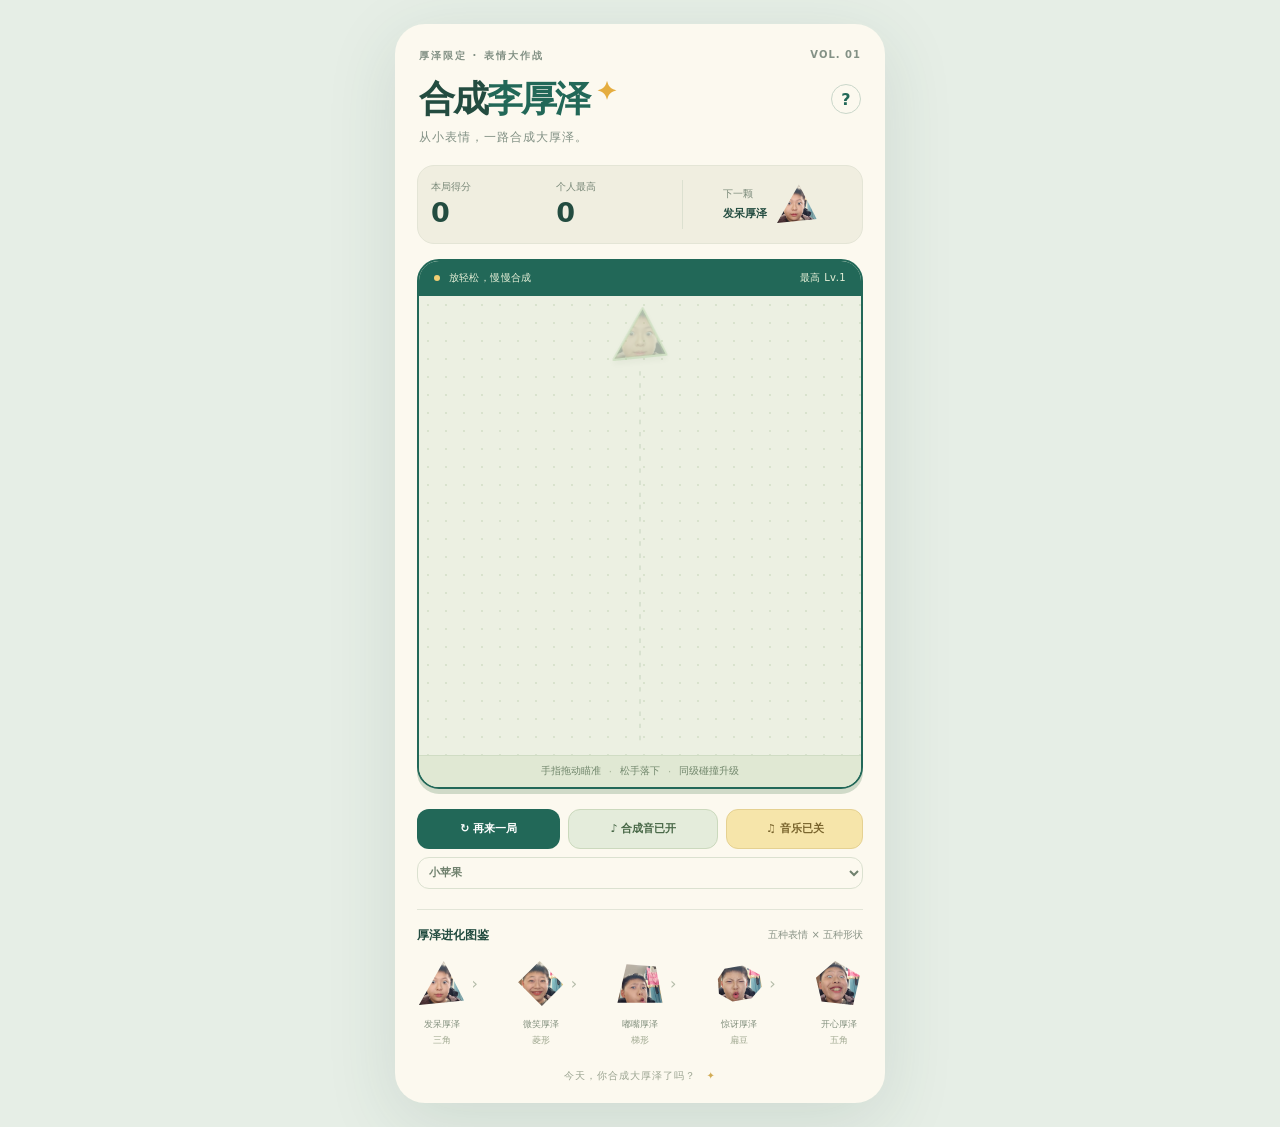
<file: index.html>
<!doctype html>
<html lang="zh-CN">
<head>
  <meta charset="utf-8">
  <meta name="viewport" content="width=device-width,initial-scale=1,maximum-scale=1,viewport-fit=cover">
  <meta name="theme-color" content="#226858">
  <meta name="description" content="合成李厚泽：点一点，碰一碰，把五种表情合成大厚泽！">
  <title>合成李厚泽 · 表情大作战</title>
  <link rel="stylesheet" href="style.css?v=3">
</head>
<body>
<main class="app">
  <header><div class="edition">厚泽限定 · 表情大作战 <span>VOL. 01</span></div><div class="title-row"><h1>合成<span>李厚泽</span><i>✦</i></h1><button id="help" class="icon-button" aria-label="查看玩法">?</button></div><p class="intro">从小表情，一路合成大厚泽。</p></header>
  <section class="dashboard" aria-label="游戏得分"><div><span>本局得分</span><strong id="score">0</strong></div><div><span>个人最高</span><strong id="best">0</strong></div><div class="next-card"><div><span>下一颗</span><b id="next-name">发呆厚泽</b></div><img id="next" alt="下一颗表情"></div></section>
  <section class="play-area"><div class="board-top"><span><i></i> 放轻松，慢慢合成</span><span id="level-text">最高 Lv.1</span></div><canvas id="game" tabindex="0" aria-label="合成游戏：手指拖动选择位置，松手投放；键盘左右移动，空格投放"></canvas><div id="toast" role="status" aria-live="polite"></div><div class="board-bottom">手指拖动瞄准 <span>·</span> 松手落下 <span>·</span> 同级碰撞升级</div></section>
  <div class="actions"><button id="restart" class="restart">↻ 再来一局</button><button id="sfx" class="sfx" aria-pressed="true">♪ 合成音已开</button><button id="music" class="music" aria-pressed="false">♫ 音乐已关</button><select id="track" aria-label="背景音乐"><option value="xiaopingguo.ogg">小苹果</option><option value="jimo.ogg">不是因为寂寞才想你</option></select></div>
  <section class="collection"><div class="collection-title"><h2>厚泽进化图鉴</h2><span>五种表情 × 五种形状</span></div><div id="gallery" class="gallery"></div></section>
  <footer>今天，你合成大厚泽了吗？ <span>✦</span></footer>
</main>
<dialog id="help-dialog"><button class="dialog-close" aria-label="关闭玩法">×</button><span class="dialog-star">✦</span><h2>厚泽合成指南</h2><p>手指在游戏区拖动，选择落点，松手就会掉下一颗厚泽。</p><p>两个<strong>同等级</strong>的表情相碰，会合成更大的厚泽。合到 Lv.9，再碰一次就能获得双倍奖励！</p><p>延续之前的自由模式：没有倒计时，没有失败线，尽情合成。最高分保存在当前设备。</p><button class="primary" id="got-it">知道啦，开玩！</button></dialog>
<dialog id="restart-dialog"><h2>再开一局？</h2><p>本局分数将清零，个人最高分会保留。</p><div class="dialog-actions"><button id="cancel-restart">接着玩</button><button class="primary" id="confirm-restart">重新开始</button></div></dialog>
<script src="game.js?v=4"></script>
</body></html>
</file>
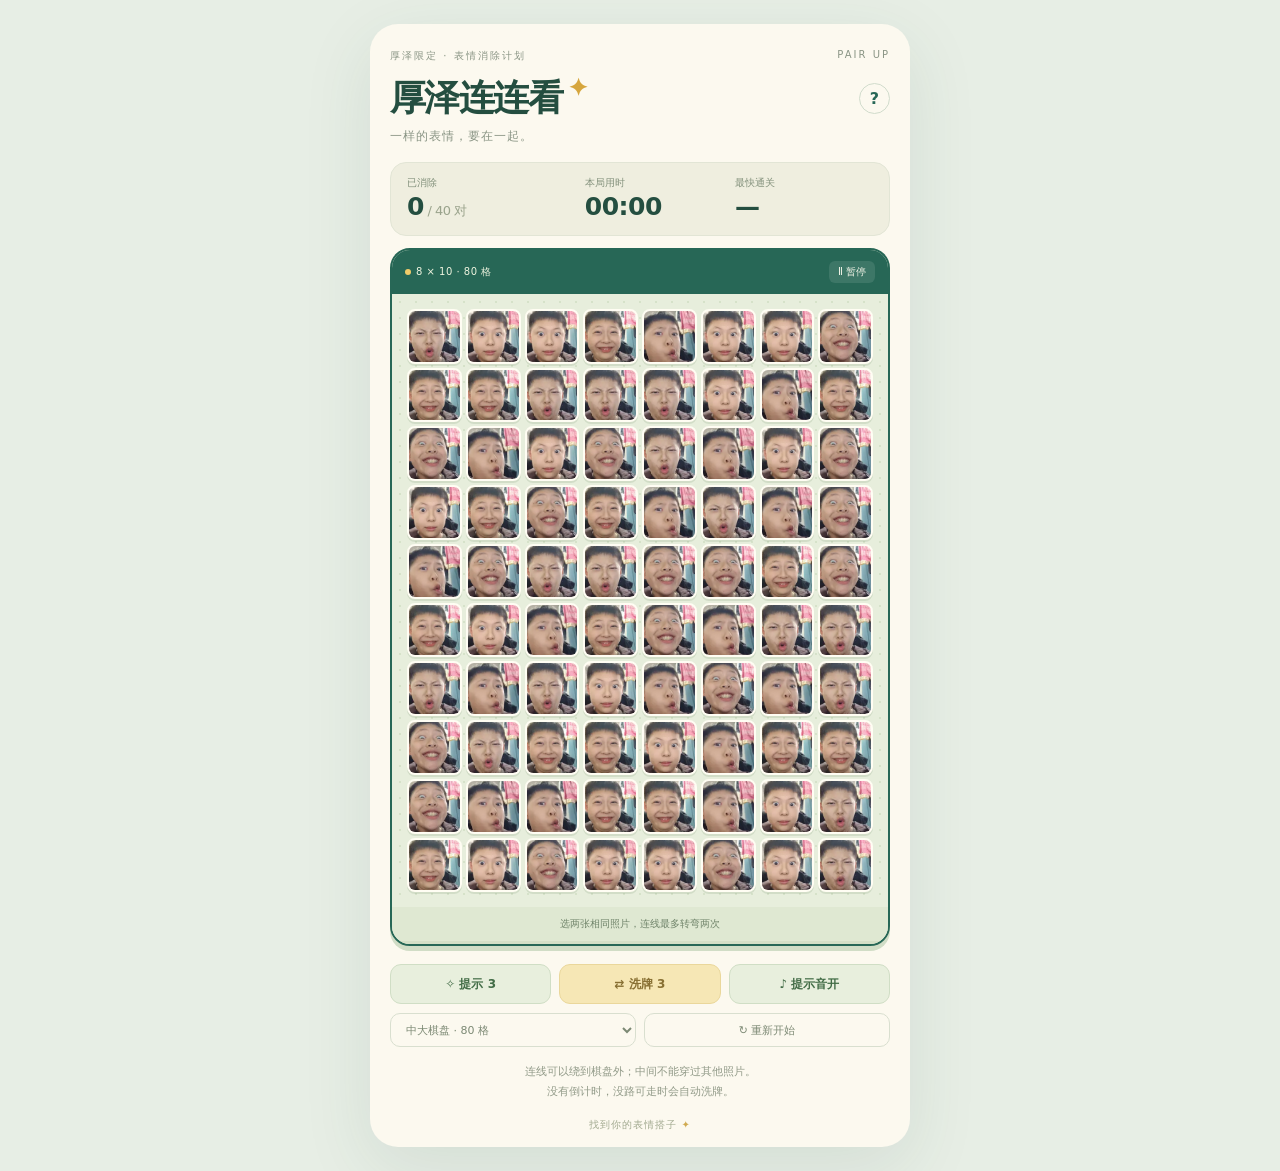
<file: lianliankan.html>
<!doctype html>
<html lang="zh-CN">
<head>
<meta charset="utf-8">
<meta name="viewport" content="width=device-width,initial-scale=1,viewport-fit=cover">
<meta name="theme-color" content="#276756">
<meta name="description" content="李厚泽表情连连看：五种表情，80格大棋盘，找到相同照片，最多两次转弯就能消除。">
<title>厚泽连连看 · 表情消除计划</title>
<style>
:root{--ink:#244e40;--green:#276756;--paper:#fcf9ef;--muted:#8a9585;--gold:#f1cb69}*{box-sizing:border-box}body{margin:0;background:#e7eee5;color:var(--ink);font-family:"PingFang SC","Microsoft YaHei",system-ui,sans-serif;-webkit-tap-highlight-color:transparent}.app{max-width:540px;margin:24px auto;padding:25px 20px 12px;background:var(--paper);border-radius:28px;box-shadow:0 20px 70px #284c411a}.edition{display:flex;justify-content:space-between;color:var(--muted);font-size:10px;letter-spacing:2px}.title{display:flex;justify-content:space-between;align-items:center;margin-top:11px}h1{font-size:36px;font-weight:950;letter-spacing:-1.6px;margin:0}h1 span{color:#d6a63d;margin-left:6px;font-size:24px;vertical-align:top}.subtitle{font-size:12px;letter-spacing:1px;color:var(--muted);margin:5px 0 17px}button,select{font:inherit;cursor:pointer}.icon{border:1px solid #d1dccc;background:none;width:31px;height:31px;color:var(--green);border-radius:50%;font-weight:800}.stats{display:grid;grid-template-columns:1.2fr 1fr 1fr;gap:12px;padding:13px 16px;background:#efeedf;border:1px solid #e2e5d5;border-radius:16px;margin-bottom:12px}.stats span{display:block;font-size:10px;color:#82907b}.stats b{display:block;font-size:25px;margin-top:3px;line-height:1.15;letter-spacing:-.5px}.stats small{font-size:13px;color:#9aa38c;font-weight:500}.board-frame{border:2px solid var(--green);border-radius:20px;overflow:hidden;box-shadow:0 5px #d1ddc6;background:#e7eedc}.board-bar{display:flex;align-items:center;justify-content:space-between;background:var(--green);color:#eef4df;padding:11px 13px;font-size:10px;letter-spacing:.5px}.board-bar i{display:inline-block;width:6px;height:6px;border-radius:50%;background:var(--gold);margin-right:5px}.pause-btn{border:0;background:#ffffff1a;border-radius:6px;color:#f3f5e8;font-size:10px;padding:4px 9px}.board-shell{position:relative;padding:15px;background-image:radial-gradient(#b4c9a355 1px,transparent 1px);background-size:16px 16px}.grid{display:grid;grid-template-columns:repeat(var(--cols,8),minmax(0,1fr));gap:4px}.tile{display:block;position:relative;aspect-ratio:1;border:2px solid #fffdf3;padding:0;border-radius:8px;background:#fffdf3;overflow:hidden;box-shadow:0 2px 0 #597a5426;touch-action:manipulation;transition:transform .13s,opacity .2s,border-color .13s;min-width:0}.tile img{display:block;width:100%;height:100%;object-fit:cover;transform:scale(1.35);transform-origin:50% 53%;pointer-events:none;user-select:none;-webkit-user-drag:none}.tile[data-type="2"] img{transform-origin:50% 87%;transform:scale(1.5)}.tile.selected{border-color:#f0bb3a;box-shadow:0 0 0 2px #e8b33a;transform:translateY(-2px) scale(1.03);z-index:2}.tile.hinted{animation:hint 1s ease-in-out 2}.tile.matched{transform:scale(.45);opacity:0}.tile.empty{visibility:hidden;pointer-events:none}.tile.wrong{animation:shake .23s}.tile:focus-visible{outline:3px solid #efa52f;outline-offset:2px}.links{position:absolute;inset:0;width:100%;height:100%;pointer-events:none;overflow:visible;z-index:3}.links polyline{stroke:#fff8da;stroke-width:5;fill:none;stroke-linecap:round;stroke-linejoin:round;filter:drop-shadow(0 0 3px #d8a125)}.links polyline+polyline{stroke:#eab333;stroke-width:2}.board-note{padding:10px 6px;text-align:center;background:#dfe8d2;font-size:10px;color:#70846a}.progress-track{height:3px;background:#d4dfc6}.progress-track div{height:100%;width:0;background:#e7bd52;transition:width .2s}.controls{display:grid;grid-template-columns:repeat(3,1fr);gap:8px;margin:18px 0 9px}.controls button{border:1px solid #d0dec5;border-radius:11px;background:#e8efdd;color:#426c46;height:40px;font-size:12px;font-weight:700}.controls button:nth-child(2){background:#f6e7b5;border-color:#ead79b;color:#887033}.controls button:disabled{opacity:.45;cursor:default}.settings{display:flex;gap:8px}.settings select,.settings button{min-width:0;border:1px solid #d9dfcf;background:transparent;border-radius:10px;color:#7c8974;height:34px;font-size:11px;padding:0 11px}.settings select{flex:1}.settings button{flex:1}.rules{font-size:11px;color:#929b89;text-align:center;margin:15px 0 5px;line-height:1.8}footer{text-align:center;letter-spacing:1px;font-size:10px;color:#a1a98f;padding:11px 0 3px}footer span{color:#d0aa50}.toast{position:fixed;left:50%;bottom:28px;transform:translate(-50%,10px);opacity:0;pointer-events:none;transition:.2s;background:#275b4eee;color:#fff7d9;padding:11px 20px;border-radius:24px;font-size:12px;z-index:20;white-space:nowrap;max-width:95vw}.toast.visible{opacity:1;transform:translate(-50%,0)}dialog{border:0;border-radius:23px;background:var(--paper);color:var(--ink);width:calc(100% - 44px);max-width:350px;padding:28px;box-shadow:0 20px 80px #12382944}dialog::backdrop{background:#183e326b;backdrop-filter:blur(4px)}dialog h2{margin:0 0 12px;font-size:23px}dialog p{font-size:13px;line-height:1.8;color:#7a8870}.dialog-buttons{display:flex;gap:8px;margin-top:22px}.dialog-buttons button{flex:1;border:0;border-radius:11px;padding:12px;background:#e6eddc;color:#63805d;font-size:13px}.dialog-buttons .primary{background:var(--green);color:white}.win-star{color:#dcad43;font-size:42px;display:block;text-align:center;margin-bottom:10px}.win-metric{font-size:32px!important;color:var(--green)!important;font-weight:800;text-align:center;margin:16px 0 4px}.win-sub{text-align:center;font-size:12px!important}.modal-close{position:absolute;right:14px;top:10px;border:0;background:none;font-size:24px;color:#99a18f}@keyframes hint{50%{border-color:#e8aa22;box-shadow:0 0 0 3px #f2c55b;transform:scale(1.05)}}@keyframes shake{25%{transform:translateX(-3px)}75%{transform:translateX(3px)}}@media(max-width:570px){body{background:var(--paper)}.app{margin:0;padding:calc(18px + env(safe-area-inset-top)) 13px calc(8px + env(safe-area-inset-bottom));border-radius:0;box-shadow:none}h1{font-size:33px}.subtitle{margin-bottom:13px}.board-shell{padding:13px}.stats{padding:11px 14px}.controls{margin-top:16px}}@media(prefers-reduced-motion:reduce){*{animation:none!important;transition:none!important}}
</style>
</head>
<body>
<main class="app">
<header><div class="edition">厚泽限定 · 表情消除计划 <span>PAIR UP</span></div><div class="title"><h1>厚泽连连看<span>✦</span></h1><button class="icon" id="help" aria-label="查看玩法">?</button></div><p class="subtitle">一样的表情，要在一起。</p></header>
<section class="stats" aria-label="本局进度"><div><span>已消除</span><b><em id="pairs" style="font-style:normal">0</em><small id="total"> / 40 对</small></b></div><div><span>本局用时</span><b id="time">00:00</b></div><div><span>最快通关</span><b id="best">—</b></div></section>
<section class="board-frame"><div class="board-bar"><span><i></i><span id="mode-label">8 × 10 · 80 格</span></span><button class="pause-btn" id="pause">Ⅱ 暂停</button></div><div class="board-shell" id="shell"><div class="grid" id="grid" aria-label="连连看棋盘"></div><svg class="links" id="links" aria-hidden="true"></svg></div><div class="board-note" id="note" role="status" aria-live="polite">选两张相同照片，连线最多转弯两次</div><div class="progress-track"><div id="progress"></div></div></section>
<div class="controls"><button id="hint">✧ 提示 <span id="hint-count">3</span></button><button id="shuffle">⇄ 洗牌 <span id="shuffle-count">3</span></button><button id="sound" aria-pressed="true">♪ 提示音开</button></div>
<div class="settings"><select id="size" aria-label="棋盘大小"><option value="8,10" selected>中大棋盘 · 80 格</option><option value="6,8">轻松棋盘 · 48 格</option><option value="8,12">大棋盘 · 96 格</option></select><button id="restart">↻ 重新开始</button></div>
<p class="rules">连线可以绕到棋盘外；中间不能穿过其他照片。<br>没有倒计时，没路可走时会自动洗牌。</p><footer>找到你的表情搭子 <span>✦</span></footer>
</main><div class="toast" id="toast" role="status" aria-live="polite"></div>
<dialog id="help-dialog"><button class="modal-close" aria-label="关闭玩法">×</button><h2>怎么连，都开心</h2><p>点击两张相同照片：只要能用<strong>最多转弯两次</strong>的线连接，中间没有其他照片，就能消除。</p><p>连线可以从棋盘外绕过去。每局有 3 次提示和 3 次洗牌；没有可消除组合时，会免费自动洗牌。</p><p>从第一次选照片开始计时，暂停和切到后台不计时。消除全部照片即可通关！</p><div class="dialog-buttons"><button class="primary" id="close-help">开玩！</button></div></dialog>
<dialog id="pause-dialog"><h2>休息一下</h2><p>计时已暂停，棋盘也在等你。</p><div class="dialog-buttons"><button class="primary" id="resume">继续连连看</button></div></dialog>
<dialog id="restart-dialog"><h2>开始新的一局？</h2><p>本局进度会清空，最快通关记录会保留。</p><div class="dialog-buttons"><button id="cancel-restart">接着玩</button><button class="primary" id="confirm-restart">开始新局</button></div></dialog>
<dialog id="win-dialog"><span class="win-star">✦</span><h2 style="text-align:center">表情搭子，全员到齐！</h2><p class="win-metric" id="win-time"></p><p class="win-sub" id="win-text"></p><div class="dialog-buttons"><button class="primary" id="again">再来一局</button></div></dialog>
<script id="engine">
'use strict';
const LinkGame=(()=>{
 const dirs=[[-1,0],[0,1],[1,0],[0,-1]];
 function findPath(board,a,b,ignoreType=false){
  if(a.r===b.r&&a.c===b.c||!board[a.r]?.[a.c]||!board[b.r]?.[b.c]||!ignoreType&&board[a.r][a.c]!==board[b.r][b.c])return null;
  const rows=board.length,cols=board[0].length,best=Array.from({length:rows},()=>Array.from({length:cols},()=>[3,3,3,3]));
  const queue=[{r:a.r,c:a.c,d:-1,t:0,prev:null}];
  for(let head=0;head<queue.length;head++){
   const p=queue[head];
   for(let d=0;d<4;d++){
    if(p.d>=0&&d===(p.d+2)%4)continue;
    const r=p.r+dirs[d][0],c=p.c+dirs[d][1],t=p.t+(p.d>=0&&p.d!==d?1:0);
    if(r<0||c<0||r>=rows||c>=cols||t>2||best[r][c][d]<=t)continue;
    if(board[r][c]&&!(r===b.r&&c===b.c))continue;
    best[r][c][d]=t;const node={r,c,d,t,prev:p};
    if(r===b.r&&c===b.c){const path=[];for(let cur=node;cur;cur=cur.prev)path.unshift({r:cur.r,c:cur.c});return path.filter((v,i)=>i===0||i===path.length-1||(v.r-path[i-1].r!==path[i+1].r-v.r)||(v.c-path[i-1].c!==path[i+1].c-v.c));}
    queue.push(node);
   }
  }return null;
 }
 function cells(board){const result=[];for(let r=1;r<board.length-1;r++)for(let c=1;c<board[0].length-1;c++)if(board[r][c])result.push({r,c});return result;}
 function findPair(board){const groups=new Map();for(const p of cells(board)){const value=board[p.r][p.c];if(!groups.has(value))groups.set(value,[]);groups.get(value).push(p);}for(const group of groups.values())for(let i=0;i<group.length;i++)for(let j=i+1;j<group.length;j++){const path=findPath(board,group[i],group[j]);if(path)return {a:group[i],b:group[j],path};}return null;}
 function randomize(values){for(let i=values.length-1;i>0;i--){const j=Math.floor(Math.random()*(i+1));[values[i],values[j]]=[values[j],values[i]];}return values;}
 function reshuffle(board){
  const occupied=cells(board);if(!occupied.length)return null;const values=occupied.map(p=>board[p.r][p.c]);
  for(let tries=0;tries<30;tries++){randomize(values);occupied.forEach((p,i)=>{board[p.r][p.c]=values[i];});const pair=findPair(board);if(pair)return pair;}
  for(let i=0;i<occupied.length;i++)for(let j=i+1;j<occupied.length;j++){const a=occupied[i],b=occupied[j];if(!findPath(board,a,b,true))continue;const match=occupied.find(p=>(p.r!==a.r||p.c!==a.c)&&board[p.r][p.c]===board[a.r][a.c]);if(match){[board[b.r][b.c],board[match.r][match.c]]=[board[match.r][match.c],board[b.r][b.c]];return {a,b,path:findPath(board,a,b)};}}
  throw new Error('Unable to prepare a move');
 }
 function makeBoard(cols,rows){const board=Array.from({length:rows+2},()=>Array(cols+2).fill(0)),values=[];for(let i=0;i<rows*cols/2;i++)values.push(i%5+1,i%5+1);randomize(values);for(let r=1;r<=rows;r++)for(let c=1;c<=cols;c++)board[r][c]=values.shift();reshuffle(board);return board;}
 return {findPath,findPair,reshuffle,makeBoard,cells};
})();
</script>
<script>
(()=>{
 const portraits=["[data-uri]","[data-uri]","[data-uri]","[data-uri]","[data-uri]"];
 const $=s=>document.querySelector(s),names=['发呆厚泽','微笑厚泽','嘟嘴厚泽','惊讶厚泽','开心厚泽'];
 let cols=8,rows=10,board,selected=null,pair=null,removed=0,hints=3,shuffles=3,busy=false,version=0,won=false,elapsed=0,segment=null,started=false,sound=true,audioCtx,toastTimer,pendingSize=null;
 const tileMap=new Map(),key=p=>`${p.r},${p.c}`;
 try{sound=localStorage.getItem('houze-link-sound')!=='off';}catch{}
 const now=()=>elapsed+(segment===null?0:performance.now()-segment);
 const format=ms=>{const s=Math.floor(ms/1000);return String(Math.floor(s/60)).padStart(2,'0')+':'+String(s%60).padStart(2,'0');};
 const storageKey=()=>`houze-link-best-${cols}x${rows}`;
 function bestTime(){try{return Number(localStorage.getItem(storageKey()))||0;}catch{return 0;}}
 function notify(text){clearTimeout(toastTimer);$('#toast').textContent=text;$('#toast').classList.add('visible');toastTimer=setTimeout(()=>$('#toast').classList.remove('visible'),2000);}
 function note(text){$('#note').textContent=text;}
 function unlock(){if(!sound)return;try{audioCtx ||= new (window.AudioContext||window.webkitAudioContext)();if(audioCtx.state!=='running')audioCtx.resume().catch(()=>{});}catch{}}
 function ding(win=false){if(!sound||!audioCtx||audioCtx.state!=='running')return;try{for(const [delay,freq] of win?[[0,784],[.13,988],[.26,1175]]:[[0,1175]]){const o=audioCtx.createOscillator(),g=audioCtx.createGain(),t=audioCtx.currentTime+delay;o.type='sine';o.frequency.setValueAtTime(freq,t);o.connect(g);g.connect(audioCtx.destination);g.gain.setValueAtTime(0,t);g.gain.linearRampToValueAtTime(.12,t+.005);g.gain.exponentialRampToValueAtTime(.0001,t+.28);o.start(t);o.stop(t+.3);o.onended=()=>{o.disconnect();g.disconnect();};}}catch{}}
 function soundUI(){$('#sound').textContent=sound?'♪ 提示音开':'♪ 提示音关';$('#sound').setAttribute('aria-pressed',String(sound));}
 function stopClock(){if(segment!==null){elapsed+=performance.now()-segment;segment=null;}}
 function resumeClock(){if(started&&!won&&!document.hidden&&!document.querySelector('dialog[open]'))segment=performance.now();}
 function showDialog(d){stopClock();d.showModal();}
 function closeDialog(d){d.close();resumeClock();}
 function startClock(){if(!started){started=true;segment=performance.now();}}
 function getTile(p){return tileMap.get(key(p));}
 function clearSelect(){if(selected)getTile(selected)?.classList.remove('selected');selected=null;}
 function update(){$('#pairs').textContent=removed/2;$('#total').textContent=` / ${cols*rows/2} 对`;$('#progress').style.width=(removed/(cols*rows)*100)+'%';$('#hint-count').textContent=hints;$('#shuffle-count').textContent=shuffles;$('#hint').disabled=busy||won||!hints;$('#shuffle').disabled=busy||won||!shuffles;$('#pause').disabled=won;}
 function renderBoard(){tileMap.clear();const fragment=document.createDocumentFragment();for(let r=1;r<=rows;r++)for(let c=1;c<=cols;c++){const value=board[r][c],button=document.createElement('button');button.type='button';button.className='tile'+(!value?' empty':'');button.dataset.type=value-1;button.setAttribute('aria-label',value?`${names[value-1]}，第${r}行第${c}列`:'已消除');button.tabIndex=value?0:-1;if(value){const img=document.createElement('img');img.src=portraits[value-1];img.decoding='sync';img.alt='';img.draggable=false;button.append(img);}button.onclick=()=>choose({r,c});tileMap.set(key({r,c}),button);fragment.append(button);}$('#grid').replaceChildren(fragment);$('#grid').style.setProperty('--cols',cols);}
 function drawPath(path){const shell=$('#shell').getBoundingClientRect(),grid=$('#grid').getBoundingClientRect(),first=getTile({r:1,c:1}).getBoundingClientRect(),gap=4;const points=path.map(p=>{const x=p.c===0?5:p.c===cols+1?shell.width-5:grid.left-shell.left+(p.c-1)*(first.width+gap)+first.width/2;const y=p.r===0?5:p.r===rows+1?shell.height-5:grid.top-shell.top+(p.r-1)*(first.height+gap)+first.height/2;return `${x},${y}`;}).join(' ');$('#links').setAttribute('viewBox',`0 0 ${shell.width} ${shell.height}`);$('#links').innerHTML=`<polyline points="${points}"/><polyline points="${points}"/>`;}
 function choose(p){if(busy||won||document.querySelector('dialog[open]')||!board[p.r][p.c])return;unlock();startClock();document.querySelectorAll('.hinted').forEach(el=>el.classList.remove('hinted'));if(!selected){selected=p;getTile(p).classList.add('selected');note('再选一张相同的照片');return;}if(key(selected)===key(p)){clearSelect();note('选两张相同照片，连线最多转弯两次');return;}const a=selected,path=LinkGame.findPath(board,a,p);clearSelect();if(!path){const button=getTile(p);button.classList.remove('wrong');void button.offsetWidth;button.classList.add('wrong');selected=p;button.classList.add('selected');note(board[a.r][a.c]!==board[p.r][p.c]?'表情不同，再找找它的搭子':'这条路被挡住了，试试别的搭子');return;}busy=true;drawPath(path);ding();getTile(a).classList.add('matched');getTile(p).classList.add('matched');update();const current=version;setTimeout(()=>{if(current!==version)return;board[a.r][a.c]=board[p.r][p.c]=0;removed+=2;for(const cell of [a,p]){const el=getTile(cell);el.className='tile empty';el.tabIndex=-1;el.setAttribute('aria-label','已消除');}$('#links').replaceChildren();busy=false;if(removed===cols*rows){finish();return;}pair=LinkGame.findPair(board);if(!pair){pair=LinkGame.reshuffle(board);renderBoard();notify('没有可连组合，已免费洗牌');}note('连上啦！继续找下一对');update();},240);}
 function newGame(){version++;[cols,rows]=$('#size').value.split(',').map(Number);board=LinkGame.makeBoard(cols,rows);pair=LinkGame.findPair(board);selected=null;removed=0;hints=shuffles=3;busy=won=started=false;elapsed=0;segment=null;$('#time').textContent='00:00';$('#links').replaceChildren();$('#mode-label').textContent=`${cols} × ${rows} · ${cols*rows} 格`;const best=bestTime();$('#best').textContent=best?format(best):'—';renderBoard();update();note('选两张相同照片，连线最多转弯两次');}
 function finish(){stopClock();won=true;const duration=Math.round(now()),best=bestTime(),record=!best||duration<best;if(record){try{localStorage.setItem(storageKey(),String(duration));}catch{}$('#best').textContent=format(duration);}$('#time').textContent=format(duration);$('#win-time').textContent=format(duration);$('#win-text').textContent=`${cols*rows/2} 对表情全部消除${record?' · 刷新最快纪录！':' · 配合满分！'}`;note('全部配对成功！');update();ding(true);showDialog($('#win-dialog'));}
 $('#hint').onclick=()=>{if(busy||won||!hints)return;unlock();startClock();clearSelect();pair=LinkGame.findPair(board);if(!pair)return;hints--;getTile(pair.a).classList.remove('hinted');getTile(pair.b).classList.remove('hinted');void getTile(pair.a).offsetWidth;getTile(pair.a).classList.add('hinted');getTile(pair.b).classList.add('hinted');note('这两张在闪光，点它们试试');update();};
 $('#shuffle').onclick=()=>{if(busy||won||!shuffles)return;unlock();startClock();shuffles--;clearSelect();pair=LinkGame.reshuffle(board);renderBoard();note('新位置，新搭子！');update();};
 $('#sound').onclick=()=>{sound=!sound;try{localStorage.setItem('houze-link-sound',sound?'on':'off');}catch{}soundUI();if(sound){unlock();if(audioCtx)audioCtx.resume().then(()=>ding()).catch(()=>{});}};
 $('#help').onclick=()=>showDialog($('#help-dialog'));$('#close-help').onclick=$('.modal-close').onclick=()=>closeDialog($('#help-dialog'));
 $('#pause').onclick=()=>{if(!won)showDialog($('#pause-dialog'));};$('#resume').onclick=()=>closeDialog($('#pause-dialog'));
 function confirmNew(size=null){if(busy){if(size)$('#size').value=`${cols},${rows}`;return;}if(!started||won){newGame();return;}pendingSize=size;showDialog($('#restart-dialog'));}
 $('#restart').onclick=()=>confirmNew();$('#size').onchange=()=>confirmNew($('#size').value);
 $('#cancel-restart').onclick=()=>{if(pendingSize)$('#size').value=`${cols},${rows}`;pendingSize=null;closeDialog($('#restart-dialog'));};
 $('#confirm-restart').onclick=()=>{$('#restart-dialog').close();pendingSize=null;newGame();};$('#again').onclick=()=>{$('#win-dialog').close();newGame();};
 document.querySelectorAll('dialog').forEach(d=>{d.addEventListener('close',()=>{if(d.id==='restart-dialog'&&pendingSize){$('#size').value=`${cols},${rows}`;pendingSize=null;}if(segment===null)resumeClock();});});
 document.addEventListener('visibilitychange',()=>{if(document.hidden){stopClock();if(started&&!won&&!document.querySelector('dialog[open]'))$('#pause-dialog').showModal();}else if(!document.querySelector('dialog[open]'))resumeClock();});
 setInterval(()=>{if(!won)$('#time').textContent=format(now());},250);window.addEventListener('resize',()=>$('#links').replaceChildren());soundUI();newGame();
})();
</script></body></html>
</file>
<file: style.css>
@charset "UTF-8";
:root{--green:#226858;--ink:#234c40;--paper:#fcf9ef;--yellow:#f5cf65;--muted:#829187}*{box-sizing:border-box}body{margin:0;color:var(--ink);background:#e6eee6;font-family:"PingFang SC","Microsoft YaHei",system-ui,sans-serif;-webkit-tap-highlight-color:transparent}.app{max-width:490px;margin:24px auto;background:var(--paper);padding:24px 22px 12px;border-radius:30px;box-shadow:0 18px 70px #284c4120}header{padding:1px 2px 19px}.edition{display:flex;justify-content:space-between;font-size:10px;font-weight:700;letter-spacing:2px;color:#839185}.edition span{letter-spacing:1px}.title-row{display:flex;align-items:center;justify-content:space-between;margin-top:12px}h1{margin:0;font-size:36px;letter-spacing:-2px;font-weight:950;line-height:1.35}h1 span{color:var(--green)}h1 i{font-size:25px;color:#e5ad3f;font-style:normal;margin-left:7px;vertical-align:top}.intro{margin:5px 0 0;color:#819084;font-size:12px;letter-spacing:1px}button,select{font:inherit;cursor:pointer}.icon-button{width:30px;height:30px;border:1px solid #cad7ca;background:transparent;border-radius:50%;color:var(--green);font-weight:800}.dashboard{display:grid;grid-template-columns:1fr 1fr 1.45fr;background:#f0eee0;border:1px solid #e4e5d6;border-radius:17px;padding:14px 13px;margin-bottom:15px;gap:10px}.dashboard>div{display:flex;flex-direction:column;justify-content:center}.dashboard span{font-size:10px;color:#7a8979}.dashboard strong{font-size:27px;letter-spacing:-1px;line-height:1.2;margin-top:3px}.dashboard .next-card{flex-direction:row;align-items:center;gap:8px;border-left:1px solid #dce0d0;padding-left:10px}.next-card div{display:flex;flex-direction:column;gap:5px}.next-card b{font-size:11px;white-space:nowrap}.next-card img{width:43px;height:43px;border-radius:50%;object-fit:cover;border:3px solid white}.play-area{position:relative;border:2px solid var(--green);border-radius:22px;overflow:hidden;background:#e8efdf;box-shadow:0 5px 0 #d0dac8}.board-top{height:35px;background:var(--green);color:#e7f0d8;display:flex;align-items:center;justify-content:space-between;padding:0 15px;font-size:10px;letter-spacing:.4px}.board-top i{display:inline-block;width:6px;height:6px;background:#f2cf73;border-radius:50%;margin-right:5px}canvas{width:100%;height:min(51svh,460px);min-height:310px;display:block;touch-action:none;background-color:#ecf0e2;background-image:radial-gradient(#bbcead66 1px,transparent 1px);background-size:18px 18px}.board-bottom{height:32px;display:flex;justify-content:center;align-items:center;gap:8px;font-size:10px;color:#71876c;background:#e0e8d3;border-top:1px solid #d0dcc4}.board-bottom span{color:#a3b297}.actions{display:grid;grid-template-columns:1.2fr 1fr 1fr;gap:8px;margin:20px 0}.actions button,.actions select{height:40px;border-radius:12px;font-size:11px;font-weight:700;min-width:0}.restart{background:var(--green);color:white;border:0}.music{background:#f6e5aa;border:1px solid #e5d191;color:#78632c}.actions select{border:1px solid #dbe1d0;background:transparent;color:#70816e;padding:0 7px}.collection{border-top:1px solid #e2e5d7;padding-top:17px}.collection-title{display:flex;justify-content:space-between;align-items:center}.collection h2{font-size:12px;margin:0}.collection-title>span{font-size:10px;color:#8b9588}.gallery{display:flex;justify-content:space-between;margin-top:15px;gap:7px}.specimen{min-width:0;text-align:center;position:relative}.specimen img{width:49px;height:49px;border-radius:50%;object-fit:cover;border:3px solid var(--rim);box-shadow:0 3px 0 #293f3120}.specimen span{display:block;font-size:9px;color:#84917f;margin-top:6px}.specimen:not(:last-child):after{content:'›';position:absolute;right:-12px;top:15px;color:#b3bba8}footer{text-align:center;font-size:10px;letter-spacing:1px;color:#9ba491;padding:22px 0 8px}footer span{color:#d2ac55;margin-left:6px}#toast{position:absolute;top:82px;left:50%;transform:translate(-50%,-10px);opacity:0;transition:.2s;pointer-events:none;white-space:nowrap;background:var(--green);color:#fff7da;padding:9px 17px;border-radius:22px;font-size:13px;font-weight:700;box-shadow:0 5px 12px #163d3420}#toast.visible{opacity:1;transform:translate(-50%,0)}button:active{transform:translateY(2px)}button:focus-visible,select:focus-visible,canvas:focus-visible{outline:3px solid #e5af42;outline-offset:2px}dialog{border:0;border-radius:24px;max-width:340px;width:calc(100% - 40px);padding:27px;background:var(--paper);color:var(--ink);box-shadow:0 20px 80px #14352d44}dialog::backdrop{background:#173f3377;backdrop-filter:blur(4px)}dialog h2{font-size:22px;margin:8px 0 15px}dialog p{font-size:13px;line-height:1.8;color:#73816e}.dialog-star{color:#d9aa48;font-size:36px}.dialog-close{position:absolute;right:16px;top:14px;border:0;background:none;color:#8c9c87;font-size:26px}.primary{border:0;background:var(--green);color:white;padding:13px;border-radius:12px;font-weight:700}#got-it{width:100%;margin-top:12px}.dialog-actions{display:flex;gap:10px}.dialog-actions button{flex:1;border:0;border-radius:12px;padding:12px} @media(max-width:520px){body{background:var(--paper)}.app{margin:0;border-radius:0;padding:calc(19px + env(safe-area-inset-top)) 17px calc(6px + env(safe-area-inset-bottom));box-shadow:none}h1{font-size:34px}.dashboard{margin-bottom:12px}.actions{margin:17px 0}.gallery{padding:0 4px}}@media(max-height:730px){header{padding-bottom:13px}.intro{margin-top:2px}.dashboard{padding:10px 13px}.collection{padding-top:12px}footer{padding-top:15px}canvas{min-height:285px}}

/* Irregular portrait silhouettes match the game pieces. */
.next-card img,.specimen img{border-radius:0;border:0;box-shadow:none}.specimen img{clip-path:var(--shape)}

.actions{grid-template-columns:1.05fr 1.1fr 1fr}.actions select{grid-column:1/-1;height:32px}.sfx{background:#e4ecdb;border:1px solid #cbd9bd;color:#476746}.sfx[aria-pressed=false]{color:#8b9588;background:transparent}.specimen small{display:block;font-size:9px;color:#a0a991;margin-top:3px}
</file>
